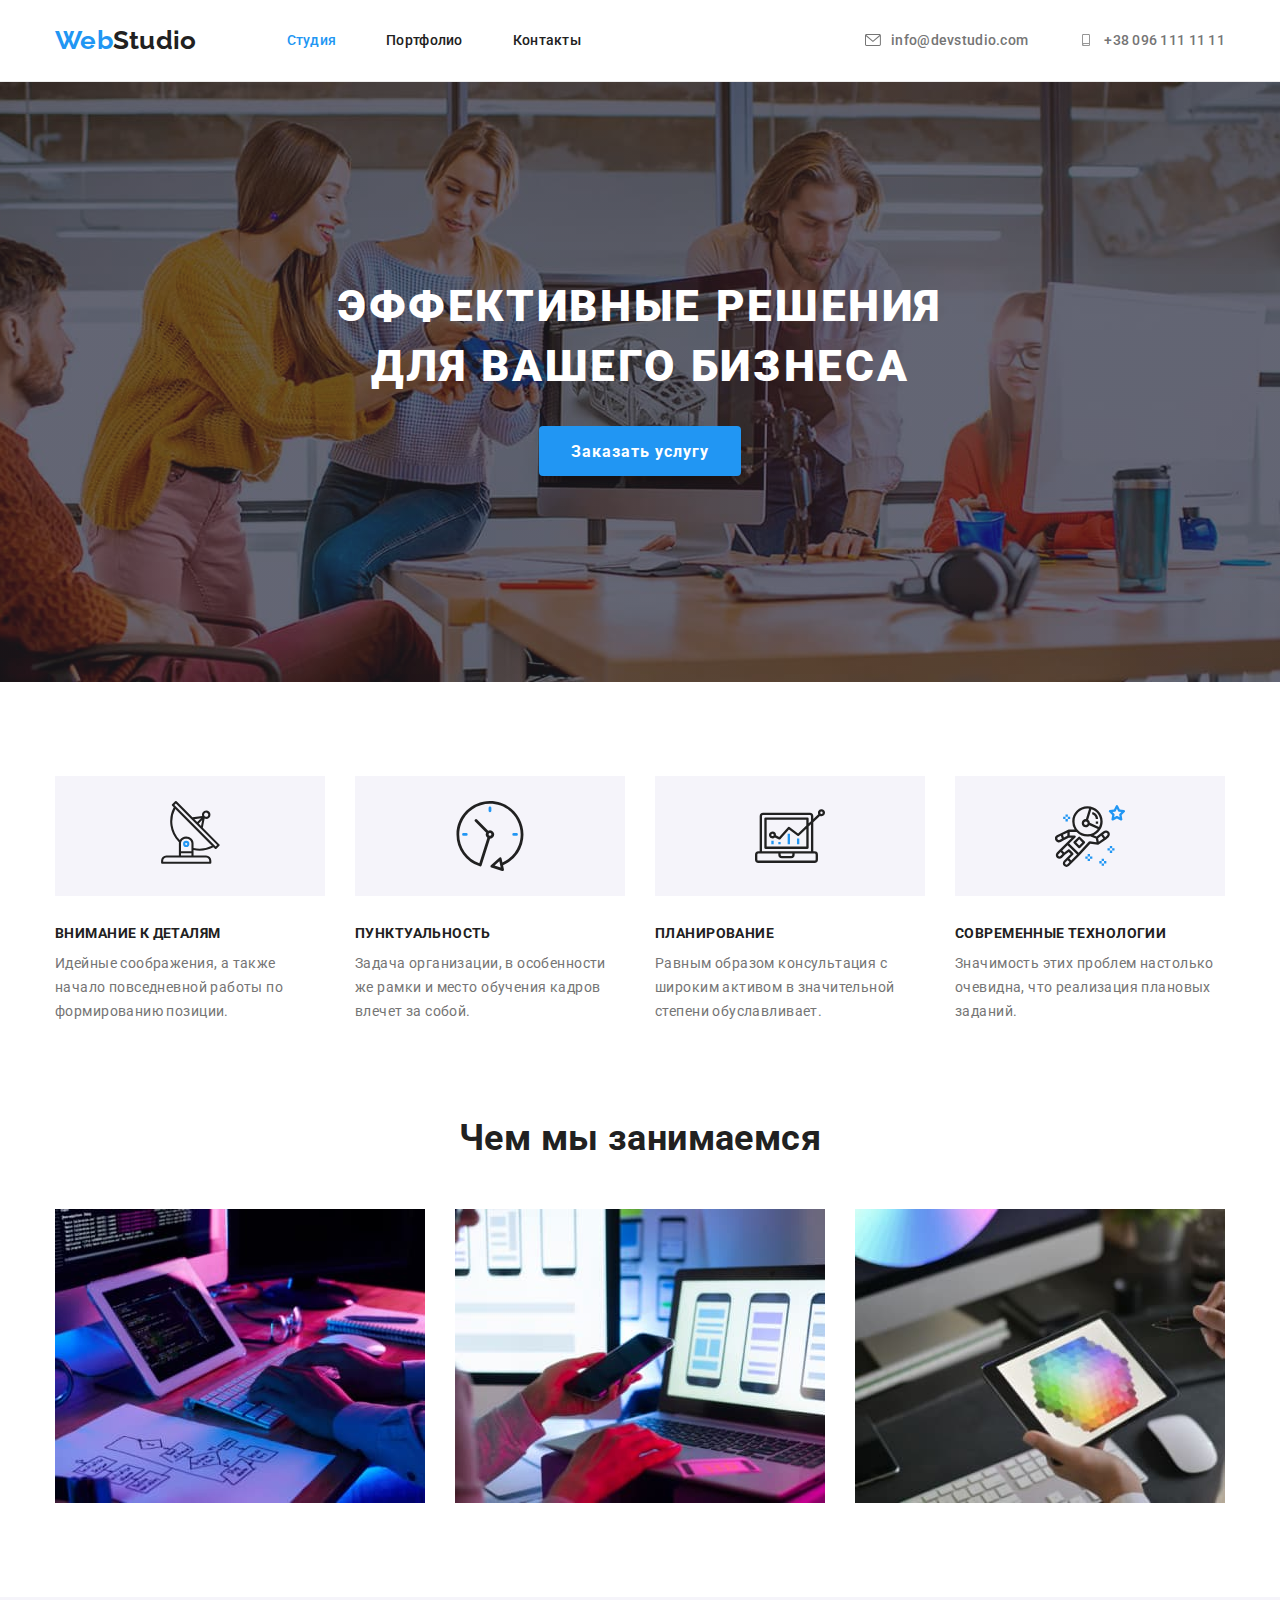
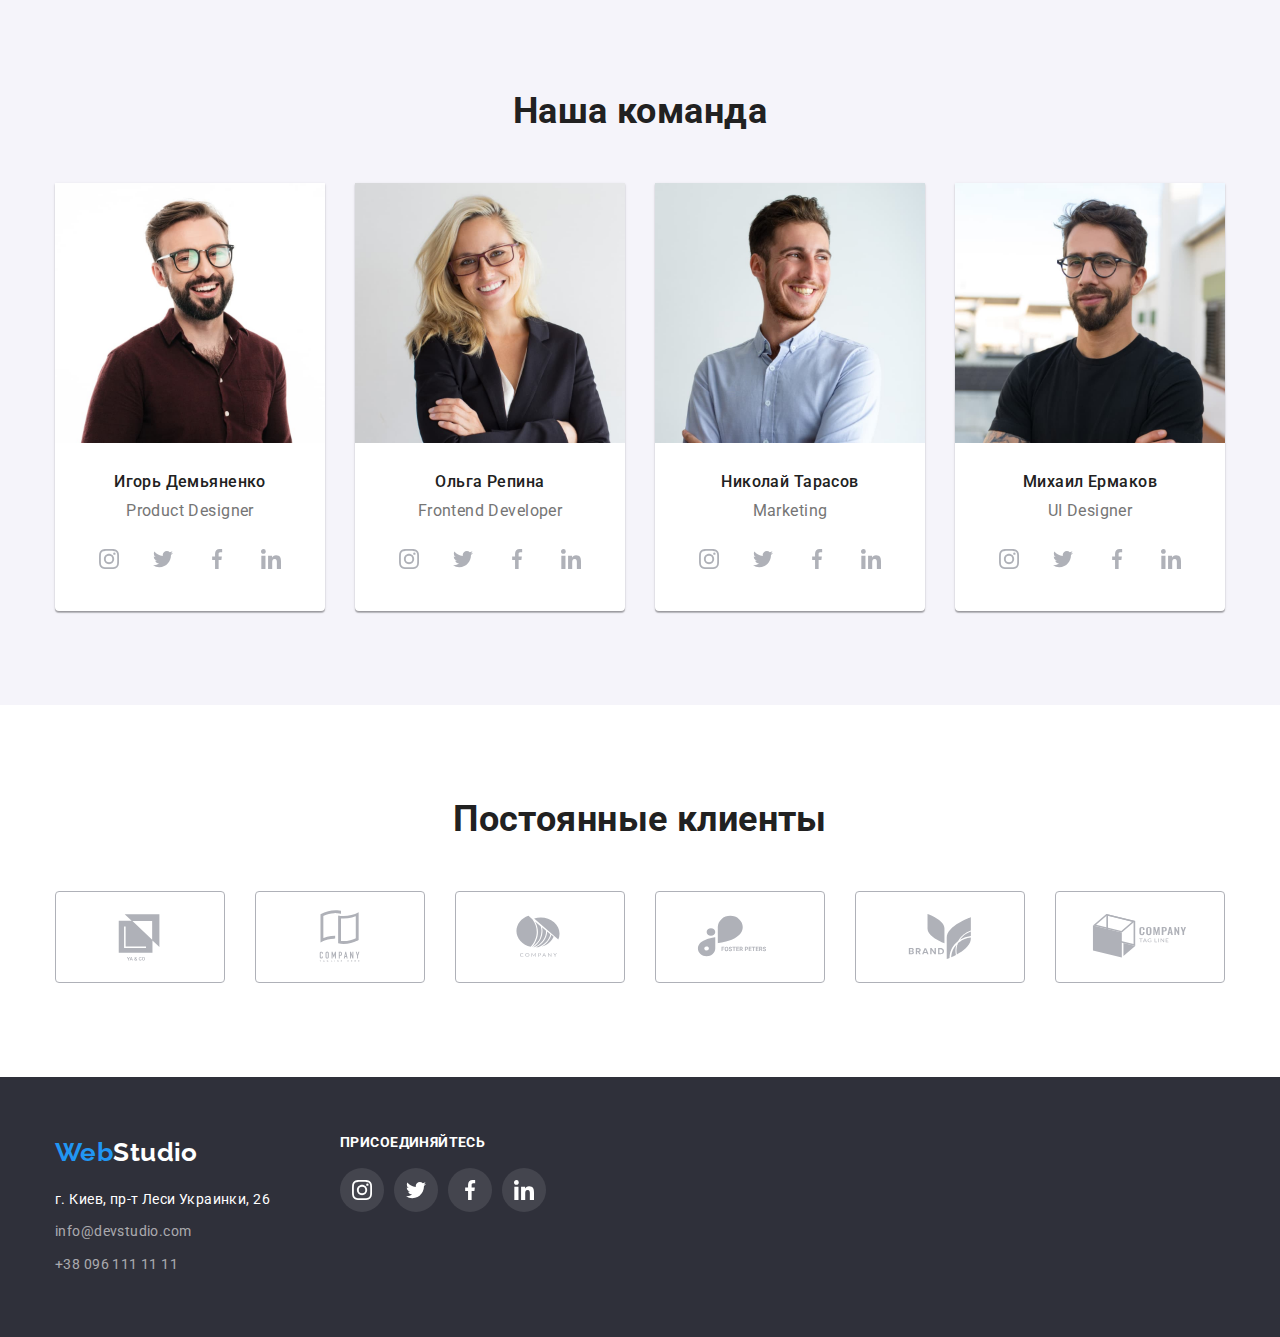
<file: index.html>
<!DOCTYPE html>
<html lang="ru">
<head>
    <meta charset="UTF-8">
    <meta http-equiv="X-UA-Compatible" content="IE=edge">
    <meta name="viewport" content="width=device-width, initial-scale=1.0">
    <title>Студия</title>
    <link rel="preconnect" href="https://fonts.googleapis.com">
    <link rel="preconnect" href="https://fonts.gstatic.com" crossorigin>
    <link href="https://fonts.googleapis.com/css2?family=Raleway:wght@700&family=Roboto:wght@400;500;700;900&display=swap"
        rel="stylesheet">
    <link rel="stylesheet" href="https://cdnjs.cloudflare.com/ajax/libs/modern-normalize/1.1.0/modern-normalize.min.css">
    <link rel="stylesheet" href="./css/styles.css">
</head>
<body>

    <!-- HEADER -->

    <header class="header">
        <div class="container header-content">           
            <nav class="header-nav">         
                <a href="index.html" class="header-logo"><span class="header-logo-web">Web</span>Studio</a>
                <ul class="site-nav-list list">
                    <li class="site-nav-item"><a href="index.html" class="site-nav-link current">Студия</a></li>
                    <li class="site-nav-item"><a href="portfolio.html" class="site-nav-link">Портфолио</a></li>
                    <li class="site-nav-item"><a href="" class="site-nav-link">Контакты</a></li>
                </ul>
            </nav>
            <ul class="contacts-header list">
                <li class="contacts-header-item">
                    <a href="mailto:info@devstudio.com" class="contacts-header-link"> 
                        <svg class="contacts-icon" width="16" height="12">
                            <use href="./images/sprite.svg#icon-mail"></use>
                        </svg>
                info@devstudio.com</a></li>
                <li class="contacts-header-item">
                    <a href="tel:+380961111111" class="contacts-header-link">
                        <svg class="contacts-icon" width="16" height="12">
                            <use href="./images/sprite.svg#icon-smartphone"></use>
                        </svg>
                        +38 096 111 11 11</a></li>
            </ul>
        </div>
    </header>
    <main>

        <!-- HERO -->

        <section class="hero">
            <h1 class="hero-title">Эффективные решения<br> для вашего бизнеса</h1>
            <button type="button" class="button primary">Заказать услугу</button>            
        </section>

        <!-- ADVANTAGE -->  

        <section class="advantage section">
            <div class="container">
                <h2 class="advantage-title visually-hidden">Особенности</h2>
                <ul class="advantage-list list">
                    <li class="advantage-item">
                        <div class="thumb-advantage">
                            <svg class="advantage-icon" width="70" height="70">
                                <use href="./images/sprite.svg#icon-antenna"></use>
                            </svg>
                        </div>
                        <h3 class="advantage-list-title">Внимание к деталям</h3>
                        <p class="advantage-list-text">Идейные соображения, а также начало повседневной работы по формированию позиции.</p>
                    </li>
                    <li class="advantage-item">
                        <div class="thumb-advantage">
                            <svg class="advantage-icon" width="70" height="70">
                                <use href="./images/sprite.svg#icon-clock"></use>
                            </svg>
                        </div>
                        <h3 class="advantage-list-title">Пунктуальность</h3>
                        <p class="advantage-list-text">Задача организации, в особенности же рамки и место обучения кадров влечет за собой.</p>
                    </li>
                    <li class="advantage-item">
                        <div class="thumb-advantage">
                            <svg class="advantage-icon" width="70" height="70">
                                <use href="./images/sprite.svg#icon-diagram"></use>
                            </svg>
                        </div>
                        <h3 class="advantage-list-title">Планирование</h3>
                        <p class="advantage-list-text">Равным образом консультация с широким активом в значительной степени обуславливает.</p>
                    </li>
                    <li class="advantage-item">
                        <div class="thumb-advantage">
                            <svg class="advantage-icon" width="70" height="70">
                                <use href="./images/sprite.svg#icon-astronaut"></use>
                            </svg>
                        </div>
                        <h3 class="advantage-list-title">Современные технологии</h3>
                        <p class="advantage-list-text">Значимость этих проблем настолько очевидна, что реализация плановых заданий.</p>
                    </li>
                </ul>
            </div>
        </section>

        <!-- FUTURES -->

        <section class="futures section-without-top-padding">
            <div class="container">
                <h2 class="futures-title">Чем мы занимаемся</h2>
                <ul class="futures-list list">
                    <li class="futures-list-item"><img src="./images/box1.jpg" alt="Работа за компьютером 1" width="370"></li>
                    <li class="futures-list-item"><img src="./images/box2.jpg" alt="Работа за компьютером 2" width="370"></li>
                    <li class="futures-list-item"><img src="./images/box3.jpg" alt="Работа за компьютером 3" width="370"></li>
                </ul>
            </div>
        </section>
        
        <!-- TEAM -->

        <section class="team section">
            <div class="container">
                <h2 class="team-title">Наша команда</h2>
                <ul class="team-list list">
                    <li class="team-list-item">                        
                        <img class="team-list-img" src="./images/team1.jpg" alt="Игорь Демьяненко" width="270">
                        <h3 class="team-list-title">Игорь Демьяненко</h3>
                        <p class="team-list-text">Product Designer</p>
                            <ul class="team-social-list list">
                                <li class="team-social-item"><a class="team-social-link" href="https://www.instagram.com/">
                                    <svg class="team-social-icon" width="20" height="20">
                                        <use href="./images/sprite.svg#icon-instagram"></use>
                                    </svg>
                                </a></li>
                                <li class="team-social-item"><a class="team-social-link" href="https://twitter.com/">
                                        <svg class="team-social-icon" width="20" height="20">
                                            <use href="./images/sprite.svg#icon-twitter"></use>
                                        </svg>
                                    </a></li>
                                <li class="team-social-item"><a class="team-social-link" href="https://www.facebook.com/">
                                        <svg class="team-social-icon" width="20" height="20">
                                            <use href="./images/sprite.svg#icon-facebook"></use>
                                        </svg>
                                    </a></li>
                                <li class="team-social-item"><a class="team-social-link" href="https://www.linkedin.com/">
                                        <svg class="team-social-icon" width="20" height="20">
                                            <use href="./images/sprite.svg#icon-linkedin"></use>
                                        </svg>
                                    </a></li>
                            </ul>
                    </li>
                    <li class="team-list-item">
                        <img class="team-list-img" src="./images/team2.jpg" alt="Ольга Репина" width="270">
                        <h3 class="team-list-title">Ольга Репина</h3>
                        <p class="team-list-text">Frontend Developer</p>
                        <ul class="team-social-list list">
                            <li class="team-social-item"><a class="team-social-link" href="https://www.instagram.com/">
                                    <svg class="team-social-icon" width="20" height="20">
                                        <use href="./images/sprite.svg#icon-instagram"></use>
                                    </svg>
                                </a></li>
                            <li class="team-social-item"><a class="team-social-link" href="https://twitter.com/">
                                    <svg class="team-social-icon" width="20" height="20">
                                        <use href="./images/sprite.svg#icon-twitter"></use>
                                    </svg>
                                </a></li>
                            <li class="team-social-item"><a class="team-social-link" href="https://www.facebook.com/">
                                    <svg class="team-social-icon" width="20" height="20">
                                        <use href="./images/sprite.svg#icon-facebook"></use>
                                    </svg>
                                </a></li>
                            <li class="team-social-item"><a class="team-social-link" href="https://www.linkedin.com/">
                                    <svg class="team-social-icon" width="20" height="20">
                                        <use href="./images/sprite.svg#icon-linkedin"></use>
                                    </svg>
                                </a></li>
                        </ul>
                    </li>
                    <li class="team-list-item">
                        <img class="team-list-img" src="./images/team3.jpg" alt="Николай Тарасов" width="270">
                        <h3 class="team-list-title">Николай Тарасов</h3>
                        <p class="team-list-text">Marketing</p>
                        <ul class="team-social-list list">
                            <li class="team-social-item"><a class="team-social-link" href="https://www.instagram.com/">
                                    <svg class="team-social-icon" width="20" height="20">
                                        <use href="./images/sprite.svg#icon-instagram"></use>
                                    </svg>
                                </a></li>
                            <li class="team-social-item"><a class="team-social-link" href="https://twitter.com/">
                                    <svg class="team-social-icon" width="20" height="20">
                                        <use href="./images/sprite.svg#icon-twitter"></use>
                                    </svg>
                                </a></li>
                            <li class="team-social-item"><a class="team-social-link" href="https://www.facebook.com/">
                                    <svg class="team-social-icon" width="20" height="20">
                                        <use href="./images/sprite.svg#icon-facebook"></use>
                                    </svg>
                                </a></li>
                            <li class="team-social-item"><a class="team-social-link" href="https://www.linkedin.com/">
                                    <svg class="team-social-icon" width="20" height="20">
                                        <use href="./images/sprite.svg#icon-linkedin"></use>
                                    </svg>
                                </a></li>
                        </ul>
                    </li>
                    <li class="team-list-item">
                        <img class="team-list-img" src="./images/team4.jpg" alt="Михаил Ермаков" width="270">
                        <h3 class="team-list-title">Михаил Ермаков</h3>
                        <p class="team-list-text">UI Designer</p>
                        <ul class="team-social-list list">
                            <li class="team-social-item"><a class="team-social-link" href="https://www.instagram.com/">
                                    <svg class="team-social-icon" width="20" height="20">
                                        <use href="./images/sprite.svg#icon-instagram"></use>
                                    </svg>
                                </a></li>
                            <li class="team-social-item"><a class="team-social-link" href="https://twitter.com/">
                                    <svg class="team-social-icon" width="20" height="20">
                                        <use href="./images/sprite.svg#icon-twitter"></use>
                                    </svg>
                                </a></li>
                            <li class="team-social-item"><a class="team-social-link" href="https://www.facebook.com/">
                                    <svg class="team-social-icon" width="20" height="20">
                                        <use href="./images/sprite.svg#icon-facebook"></use>
                                    </svg>
                                </a></li>
                            <li class="team-social-item"><a class="team-social-link" href="https://www.linkedin.com/">
                                    <svg class="team-social-icon" width="20" height="20">
                                        <use href="./images/sprite.svg#icon-linkedin"></use>
                                    </svg>
                                </a></li>
                        </ul>
                    </li>
                </ul>
            </div>
        </section>

        <!-- CLIENTS -->

        <section class="clients section">
            <div class="container">             
                <h2 class="clients-title">Постоянные клиенты</h2>
                <ul class="clients-list list">
                    <li class="clients-items">
                        <a class="clients-link" href=""><svg class="icon-clients" width="106" height="60">
                            <use href="./images/sprite.svg#icon-clients1"></use>
                        </svg></a>
                    </li>
                    <li class="clients-items">
                        <a class="clients-link" href=""><svg class="icon-clients" width="106" height="60">
                                <use href="./images/sprite.svg#icon-clients2"></use>
                            </svg></a>
                    </li>
                    <li class="clients-items">
                        <a class="clients-link" href=""><svg class="icon-clients" width="106" height="60">
                                <use href="./images/sprite.svg#icon-clients3"></use>
                            </svg></a>
                    </li>
                    <li class="clients-items">
                        <a class="clients-link" href=""><svg class="icon-clients" width="106" height="60">
                                <use href="./images/sprite.svg#icon-clients4"></use>
                            </svg></a>
                    </li>
                    <li class="clients-items">
                        <a class="clients-link" href=""><svg class="icon-clients" width="106" height="60">
                                <use href="./images/sprite.svg#icon-clients5"></use>
                            </svg></a>
                    </li>
                    <li class="clients-items">
                        <a class="clients-link" href=""><svg class="icon-clients" width="106" height="60">
                                <use href="./images/sprite.svg#icon-clients6"></use>
                            </svg></a>
                    </li>
                </ul>
            </div>
        </section>
    </main>

    <!-- FOOTER -->

 <footer class="footer">
        <div class="container footer-content">
            <div class="footer-contacts-block">
                <a href="index.html" class="footer-logo"><span class="footer-logo-web">Web</span>Studio</a>
                <address class="adress">г. Киев, пр-т Леси Украинки, 26</address>
                <ul class="footer-contacts list">            
                    <li class="footer-contacts-item"><a href="mailto:info@devstudio.com" class="footer-contacts-link">info@devstudio.com</a></li>
                    <li class="footer-contacts-item"><a href="tel:+380961111111" class="footer-contacts-link">+38 096 111 11 11</a></li>
                </ul>
            </div>
            <div class="footer-social-block">
                <h2 class="footer-social-title">присоединяйтесь</h2>
                <ul class="footer-social-list list">
                    <li class="footer-social-item"><a class="footer-social-link" href="https://www.instagram.com/">
                            <svg class="footer-social-icon" width="20" height="20">
                                <use href="./images/sprite.svg#icon-instagram"></use>
                            </svg>
                        </a></li>
                    <li class="footer-social-item"><a class="footer-social-link" href="https://twitter.com/">
                            <svg class="footer-social-icon" width="20" height="20">
                                <use href="./images/sprite.svg#icon-twitter"></use>
                            </svg>
                        </a></li>
                    <li class="footer-social-item"><a class="footer-social-link" href="https://www.facebook.com/">
                            <svg class="footer-social-icon" width="20" height="20">
                                <use href="./images/sprite.svg#icon-facebook"></use>
                            </svg>
                        </a></li>
                    <li class="footer-social-item"><a class="footer-social-link" href="https://www.linkedin.com/">
                            <svg class="footer-social-icon" width="20" height="20">
                                <use href="./images/sprite.svg#icon-linkedin"></use>
                            </svg>
                        </a></li>
                </ul>                
            </div>            
        </div>
    </footer>
</body>
</html>
</file>
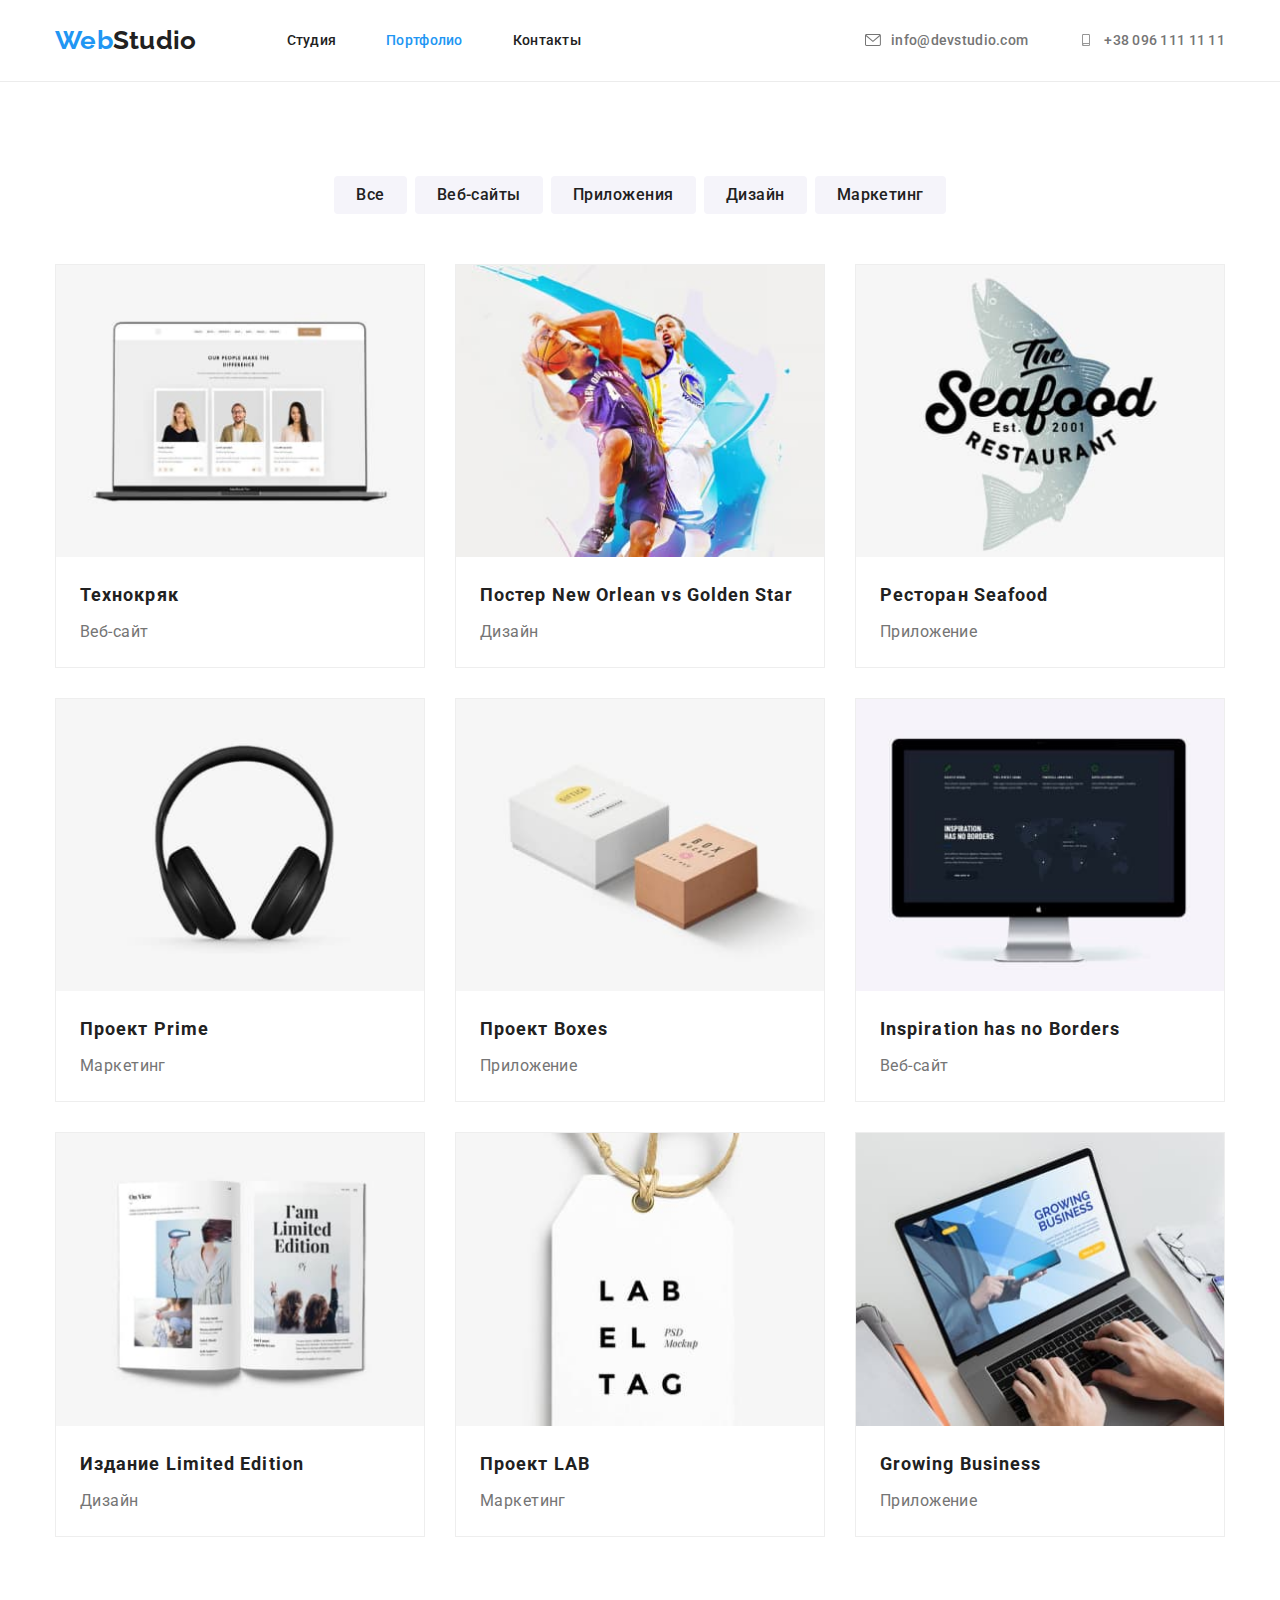
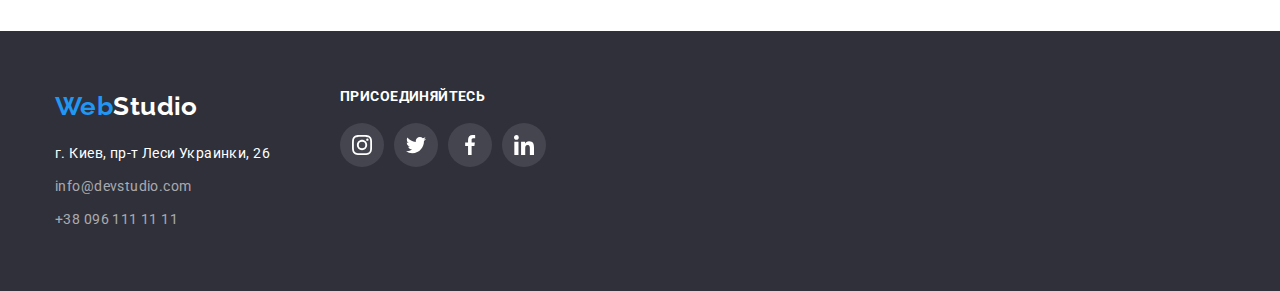
<file: portfolio.html>
<!DOCTYPE html>
<html lang="ru">
<head>
    <meta charset="UTF-8">
    <meta http-equiv="X-UA-Compatible" content="IE=edge">
    <meta name="viewport" content="width=device-width, initial-scale=1.0">
    <title>Студия</title>
    <link rel="preconnect" href="https://fonts.googleapis.com">
    <link rel="preconnect" href="https://fonts.gstatic.com" crossorigin>
    <link
        href="https://fonts.googleapis.com/css2?family=Raleway:wght@700&family=Roboto:wght@400;500;700;900&display=swap"
        rel="stylesheet">
    <link rel="stylesheet"
        href="https://cdnjs.cloudflare.com/ajax/libs/modern-normalize/1.1.0/modern-normalize.min.css">
    <link rel="stylesheet" href="./css/styles.css">
</head>
<body>

    <!-- HEADER -->

    <header class="header">
        <div class="container header-content">
            <nav class="header-nav">
                <a href="index.html" class="header-logo"><span class="header-logo-web">Web</span>Studio</a>
                <ul class="site-nav-list list">
                    <li class="site-nav-item"><a href="index.html" class="site-nav-link">Студия</a></li>
                    <li class="site-nav-item"><a href="portfolio.html" class="site-nav-link current">Портфолио</a></li>
                    <li class="site-nav-item"><a href="" class="site-nav-link">Контакты</a></li>
                </ul>
            </nav>
            <ul class="contacts-header list">
                <li class="contacts-header-item">
                    <a href="mailto:info@devstudio.com" class="contacts-header-link">
                        <svg class="contacts-icon" width="16" height="12">
                            <use href="./images/sprite.svg#icon-mail"></use>
                        </svg>
                        info@devstudio.com</a>
                </li>
                <li class="contacts-header-item">
                    <a href="tel:+380961111111" class="contacts-header-link">
                        <svg class="contacts-icon" width="16" height="12">
                            <use href="./images/sprite.svg#icon-smartphone"></use>
                        </svg>
                        +38 096 111 11 11</a>
                </li>
            </ul>
        </div>
    </header>
    <main>
        
        <!--Секция Фильтр-->
        <section class="portfolio section">
            <div class="container">            
            <h1 class="visually-hidden">Фильтр</h1>
            <ul class="portfolio-list list">
                <li class="portfolio-list-item"><button type="button" class="button second">Все</button></li>
                <li class="portfolio-list-item"><button type="button" class="button second">Веб-сайты</button></li>
                <li class="portfolio-list-item"><button type="button" class="button second">Приложения</button></li>
                <li class="portfolio-list-item"><button type="button" class="button second">Дизайн</button></li>
                <li class="portfolio-list-item"><button type="button" class="button second">Маркетинг</button></li>
            </ul>
            <ul class="work-list list">
                <li class="work-list-item">
                    <a class="work-list-link" href="https://github.com/rumpear">
                        <img class="work-list-img" src="./images/portfolio1.jpg" alt="Экран ноутбука">
                        <div class="work-list-content">
                            <h2 class="work-list-title">Технокряк</h2>
                            <p class="work-list-text">Веб-сайт</p>
                        </div>
                    </a>
                </li>
                <li class="work-list-item">
                    <a class="work-list-link" href="https://github.com/rumpear">
                        <img class="work-list-img" src="./images/portfolio2.jpg" alt="Баскетбольная игра">
                        <div class="work-list-content">
                            <h2 class="work-list-title">Постер New Orlean vs Golden Star</h2>
                            <p class="work-list-text">Дизайн</p>
                        </div>
                    </a>
                </li>
                <li class="work-list-item">
                    <a class="work-list-link" href="https://github.com/rumpear">
                        <img class="work-list-img" src="./images/portfolio3.jpg" alt="Логотип Seafood">
                        <div class="work-list-content">
                            <h2 class="work-list-title">Ресторан Seafood</h2>
                            <p class="work-list-text">Приложение</p>
                        </div>
                    </a>
                </li>
                <li class="work-list-item">
                    <a class="work-list-link" href="https://github.com/rumpear">
                        <img class="work-list-img" src="./images/portfolio4.jpg" alt="Наушники">
                        <div class="work-list-content">
                            <h2 class="work-list-title">Проект Prime</h2>
                            <p class="work-list-text">Маркетинг</p>
                        </div>
                    </a>
                </li>
                <li class="work-list-item">
                    <a class="work-list-link" href="https://github.com/rumpear">
                        <img class="work-list-img" src="./images/portfolio5.jpg" alt="Коробки">
                        <div class="work-list-content">
                            <h2 class="work-list-title">Проект Boxes</h2>
                            <p class="work-list-text">Приложение</p>
                        </div>
                    </a>
                </li>
                <li class="work-list-item">
                    <a class="work-list-link" href="https://github.com/rumpear">
                        <img class="work-list-img" src="./images/portfolio6.jpg" alt="Экран iMac">
                        <div class="work-list-content">
                            <h2 class="work-list-title">Inspiration has no Borders</h2>
                            <p class="work-list-text">Веб-сайт</p>
                        </div>
                    </a>
                </li>
                <li class="work-list-item">
                    <a class="work-list-link" href="https://github.com/rumpear">
                        <img class="work-list-img" src="./images/portfolio7.jpg" alt="Журнал">
                        <div class="work-list-content">
                            <h2 class="work-list-title">Издание Limited Edition</h2>
                            <p class="work-list-text">Дизайн</p>
                        </div>
                    </a>
                </li>
                <li class="work-list-item">
                    <a class="work-list-link" href="https://github.com/rumpear">
                        <img class="work-list-img" src="./images/portfolio8.jpg" alt="Лейбл">
                        <div class="work-list-content">
                            <h2 class="work-list-title">Проект LAB</h2>
                            <p class="work-list-text">Маркетинг</p>
                        </div>
                    </a>
                </li>
                <li class="work-list-item">
                    <a class="work-list-link" href="https://github.com/rumpear">
                        <img class="work-list-img" src="./images/portfolio9.jpg" alt="Ноутбук">
                        <div class="work-list-content">
                            <h2 class="work-list-title">Growing Business</h2>
                            <p class="work-list-text">Приложение</p>
                        </div>
                    </a>
                </li>
            </ul>
            </div>
        </section>
    </main>
    
    <!-- FOOTER -->
    
    <footer class="footer">
        <div class="container footer-content">
            <div class="footer-contacts-block">
                <a href="index.html" class="footer-logo"><span class="footer-logo-web">Web</span>Studio</a>
                <address class="adress">г. Киев, пр-т Леси Украинки, 26</address>
                <ul class="footer-contacts list">
                    <li class="footer-contacts-item"><a href="mailto:info@devstudio.com"
                            class="footer-contacts-link">info@devstudio.com</a></li>
                    <li class="footer-contacts-item"><a href="tel:+380961111111" class="footer-contacts-link">+38 096 111 11
                            11</a></li>
                </ul>
            </div>
            <div class="footer-social-block">
                <h2 class="footer-social-title">присоединяйтесь</h2>
                <ul class="footer-social-list list">
                    <li class="footer-social-item"><a class="footer-social-link" href="https://www.instagram.com/">
                            <svg class="footer-social-icon" width="20" height="20">
                                <use href="./images/sprite.svg#icon-instagram"></use>
                            </svg>
                        </a></li>
                    <li class="footer-social-item"><a class="footer-social-link" href="https://twitter.com/">
                            <svg class="footer-social-icon" width="20" height="20">
                                <use href="./images/sprite.svg#icon-twitter"></use>
                            </svg>
                        </a></li>
                    <li class="footer-social-item"><a class="footer-social-link" href="https://www.facebook.com/">
                            <svg class="footer-social-icon" width="20" height="20">
                                <use href="./images/sprite.svg#icon-facebook"></use>
                            </svg>
                        </a></li>
                    <li class="footer-social-item"><a class="footer-social-link" href="https://www.linkedin.com/">
                            <svg class="footer-social-icon" width="20" height="20">
                                <use href="./images/sprite.svg#icon-linkedin"></use>
                            </svg>
                        </a></li>
                </ul>
            </div>
        </div>
    </footer>
    </body>
</html>
</file>
<file: css/styles.css>
:root {
  --primmary-text-color: #212121;
  --secondary-text-color: #757575;
  --accent-color: #2196f3;
  --primary-white-color: #ffffff;
  --primary-bg-color: #2f303a;
  --secondary-bg-color: #e5e5e5;
  --third-bg-color: #f5f4fa;
  --icon-primary-color: #afb1b8;
}

.list {
  list-style: none;
  padding: 0;
  margin: 0;
}

img {
  display: block;
  max-width: 100%;
  height: auto;
}

a {
  text-decoration: none;
}

h1,
h2,
h3,
h4,
h5,
h6,
p {
  padding: 0;
  margin: 0;
}

.visually-hidden {
  position: absolute;
  clip: rect(0 0 0 0);
  width: 1px;
  height: 1px;
  margin: -1px;
}

.container {
  width: 1200px;
  margin-left: auto;
  margin-right: auto;

  padding-left: 15px;
  padding-right: 15px;
}

.site-nav-link.current {
  color: var(--accent-color);
  background-color: var(--primary-white-color);
}

/* BUTTON */

.button {
  font-family: inherit;
  font-size: 16px;
  font-weight: 500;
  cursor: pointer;
  text-align: center;
  border-radius: 4px;
  border: none;
}

.button.primary {
  color: var(--primary-white-color);
  background-color: var(--accent-color);
  font-weight: 700;
  line-height: 1.87;
  letter-spacing: 0.06em;

  box-shadow: 0px 4px 4px rgba(0, 0, 0, 0.15);

  display: inline-block;
  padding: 10px 32px;
  min-width: 200px;
  height: 50px;
}

.button.second {
  color: var(--primmary-text-color);
  background-color: var(--third-bg-color);
  line-height: 1.62;
  letter-spacing: 0.03em;

  display: inline-block;
  padding: 6px 22px;
  height: 38px;
}

.button.primary:hover,
.button.primary:focus {
  color: var(--accent-color);
  background-color: var(--primary-white-color);
}

.button.second:hover,
.button.second:focus {
  color: var(--primary-white-color);
  background-color: var(--accent-color);

  box-shadow: 0px 3px 1px rgba(0, 0, 0, 0.1), 0px 1px 2px rgba(0, 0, 0, 0.08),
    0px 2px 2px rgba(0, 0, 0, 0.12);
}

/* BODY */

body {
  color: var(--primmary-text-color);
  background-color: var(--primary-white-color);
  font-family: 'Roboto', sans-serif;
  font-size: 14px;
  font-weight: 400;
  line-height: 1.2;
  letter-spacing: 0.03em;
}

/* HEADER */

.header {
  font-weight: 500;
  letter-spacing: 0.02em;
  border-bottom: 1px solid #ececec;
}

.header-content {
  display: flex;
  align-items: center;
}

.header-nav {
  display: flex;
  align-items: center;
}

.header-logo {
  color: var(--primmary-text-color);
  font-family: Raleway;
  font-size: 26px;
  font-weight: 700;

  margin-right: 90px;
}

.header-logo-web,
.footer-logo-web {
  color: var(--accent-color);
}

.site-nav-list {
  display: flex;
}

.site-nav-item:not(:last-child) {
  margin-right: 50px;
}

.site-nav-link {
  display: block;
  padding-top: 32px;
  padding-bottom: 32px;

  color: var(--primmary-text-color);
  text-align: center;
}

.site-nav-link:hover,
.site-nav-link:focus,
.contacts-header-link:hover,
.contacts-header-link:focus {
  color: var(--accent-color);
}

.contacts-header {
  display: flex;
  margin-left: auto;
}

.contacts-header-item:not(:last-child) {
  margin-right: 50px;
}

.contacts-header-link {
  color: var(--secondary-text-color);

  display: flex;
  justify-content: center;
  align-items: center;
}

.contacts-icon {
  fill: currentColor;
  margin-right: 10px;
}

/* SECTIONS */

.section {
  padding-top: 94px;
  padding-bottom: 94px;
}

.section-without-top-padding {
  padding-top: 0px;
  padding-bottom: 94px;
}

.hero {
  color: var(--primary-white-color);
  background-color: var(--primary-bg-color);
  text-align: center;

  padding-top: 195px;
  padding-bottom: 200px;

  background-image: linear-gradient(to right, rgba(47, 48, 58, 0.4), rgba(47, 48, 58, 0.4)),
    url(../images/hero-background.jpg);
  background-color: var(--primary-bg-color);
  background-position: center;
  background-repeat: no-repeat;
  background-size: cover;
  max-width: 1600px;
  height: 600px;
  margin-left: auto;
  margin-right: auto;
}

.hero-title {
  font-size: 44px;
  font-weight: 900;
  line-height: 1.36;
  letter-spacing: 0.06em;
  text-transform: uppercase;

  margin-bottom: 30px;
}

.advantage-list {
  display: flex;
  margin-right: -30px;
}

.advantage-item {
  /* flex-basis: calc((100% - 90px) / 4); */
  flex-basis: calc(100% / 4 - 30px);
  margin-right: 30px;
}

/* .advantage-item:not(:last-child) {
  margin-right: 30px;
} */

.advantage-list-title {
  font-size: 14px;
  font-weight: 700;
  line-height: 1.14;
  text-transform: uppercase;

  margin-bottom: 10px;
}
.advantage-list-text {
  color: var(--secondary-text-color);
  line-height: 1.71;
}

.thumb-advantage {
  display: flex;
  background-color: var(--third-bg-color);
  margin-bottom: 30px;
  height: 120px;
  justify-content: center;
  align-items: center;
}

.futures-list {
  display: flex;
  margin-right: -30px;
}

.futures-list-item {
  margin-right: 30px;
}
/* .futures-list-item:not(:last-child) {
  margin-right: 30px;
} */

.futures-title,
.team-title {
  font-size: 36px;
  font-weight: 700;
  line-height: 1.16;
  text-align: center;

  margin-bottom: 50px;
}

/* TEAM */

.team {
  background-color: var(--third-bg-color);
}

.team-list {
  display: flex;
  text-align: center;
  margin-right: -30px;
}

.team-list-title {
  font-size: 16px;
  font-weight: 500;
  line-height: 1.18;

  margin-bottom: 10px;
}

.team-list-text {
  color: var(--secondary-text-color);
  font-size: 16px;
  line-height: 1.18;
  margin-bottom: 16px;
}
.team-list-item {
  padding-bottom: 30px;
  margin-right: 30px;
  background-color: var(--primary-white-color);
  box-shadow: 0px 1px 3px rgba(0, 0, 0, 0.12), 0px 1px 1px rgba(0, 0, 0, 0.14),
    0px 2px 1px rgba(0, 0, 0, 0.2);
  border-radius: 0px 0px 4px 4px;
}

/* .team-list-item:not(:last-child) {
  margin-right: 30px;
} */

.team-list-img {
  margin-bottom: 30px;
}

.team-social-list {
  display: flex;
  align-items: center;
  justify-content: center;
  /* margin-right: -10px; */
}

.team-social-item {
  display: flex;
  margin-right: 10px;
  width: 44px;
  height: 44px;
}

.team-social-item:last-child {
  margin-right: 0px;
}

.team-social-link {
  width: 100%;
  height: 100%;
  color: var(--icon-primary-color);
  display: flex;
  align-items: center;
  justify-content: center;
}

.team-social-link:hover,
.team-social-link:focus {
  color: var(--primary-white-color);
  background-color: var(--accent-color);
  border-radius: 50%;
}

.team-social-icon {
  fill: currentColor;
}

/* CLIENTS */

.clients-title {
  font-size: 36px;
  font-weight: 700;
  line-height: 1.16;
  text-align: center;

  margin-bottom: 50px;
}

.clients-list {
  display: flex;
  margin-right: -30px;
}

.clients-items {
  display: flex;
  flex-basis: calc(100% / 6 - 30px);
  height: 92px;
  margin-right: 30px;
}

/* .clients-items:not(:last-child) {
  margin-right: 30px;
} */

.clients-link {
  display: flex;
  justify-content: center;
  align-items: center;
  width: 170px;
  height: 92px;

  fill: var(--icon-primary-color);
  border: 1px solid var(--icon-primary-color);
  border-radius: 4px;
}

.clients-link:hover,
.clients-link:focus {
  border: 1px solid var(--accent-color);
  border-radius: 4px;
  fill: var(--accent-color);
  width: 170px;
  height: 92px;
}

/* FOOTER */

.footer {
  background-color: var(--primary-bg-color);
  line-height: 1.71;

  padding-top: 60px;
  padding-bottom: 60px;
}

.footer-content {
  display: flex;
  flex-wrap: wrap;
}

.footer-contacts-block {
  flex-direction: column;
  margin-right: 70px;
}

.footer-logo {
  color: var(--primary-white-color);
  font-family: Raleway;
  font-size: 26px;
  font-weight: 700;
  line-height: 1.19;
  display: block;

  margin-bottom: 20px;
}

.adress {
  color: var(--primary-white-color);
  font-style: normal;

  margin-bottom: 9px;
}

.footer-contacts {
  display: flex;
  flex-direction: column;
}

.footer-contacts-item:not(:last-child) {
  margin-bottom: 9px;
}

.footer-contacts-link {
  color: rgba(255, 255, 255, 0.6);
}
.footer-contacts-link:hover,
.footer-contacts-link:focus {
  color: var(--accent-color);
}

.footer-social-block {
}

.footer-social-list {
  display: flex;
  margin-right: -10px;
}

.footer-social-item {
  display: flex;
  width: 44px;
  height: 44px;
  margin-right: 10px;
}

.footer-social-link {
  display: flex;
  align-items: center;
  justify-content: center;

  width: 100%;
  height: 100%;

  color: var(--primary-white-color);
  background-color: rgba(255, 255, 255, 0.1);

  border-radius: 50%;
}

.footer-social-link:hover,
.footer-social-link:focus {
  background-color: var(--accent-color);
}

.footer-social-icon {
  fill: currentColor;
}

.footer-social-title {
  color: var(--primary-white-color);
  font-weight: 700;
  line-height: 0.85;
  font-size: 14px;
  text-transform: uppercase;
  margin-bottom: 20px;
}

/* PORTFOLIO */

.work-list {
  display: flex;
  flex-wrap: wrap;
  justify-content: center;

  margin-right: -30px;
  margin-bottom: -30px;
}

.work-list-title {
  font-size: 18px;
  font-weight: 700;
  line-height: 2;
  letter-spacing: 0.06em;
  text-align: left;
  color: inherit;

  margin-bottom: 4px;
}

.work-list-text {
  color: var(--secondary-text-color);
  font-size: 16px;
  line-height: 1.87;
  text-align: left;
}

.portfolio-list {
  display: flex;
  margin-bottom: 50px;
  justify-content: center;
}

.portfolio-list-item:not(:last-child) {
  margin-right: 8px;
}

.work-list-item {
  /* width: calc((100% - 60px) / 3); */
  flex-basis: calc(100% / 3 - 30px);

  margin-right: 30px;
  margin-bottom: 30px;

  border: 1px solid #eeeeee;
}

/* .work-list-item:nth-last-child(-n + 3) {
  margin-bottom: 0px;
}

.work-list-item:nth-child(3n + 3) {
  margin-right: 0px;
} */

.work-list-content {
  padding-right: 24px;
  padding-left: 24px;
  padding-bottom: 20px;
  padding-top: 20px;
}

/* .work-list-item:hover,
.work-list-item:focus {
  cursor: pointer;
  box-shadow: 0px 1px 1px rgba(0, 0, 0, 0.12), 0px 4px 4px rgba(0, 0, 0, 0.06),
    1px 4px 6px rgba(0, 0, 0, 0.16);
} */

.work-list-link:hover,
.work-list-link:focus {
  display: block;
  box-shadow: 0px 1px 1px rgba(0, 0, 0, 0.12), 0px 4px 4px rgba(0, 0, 0, 0.06),
    1px 4px 6px rgba(0, 0, 0, 0.16);
}

.work-list-link {
  color: inherit;
}
</file>
